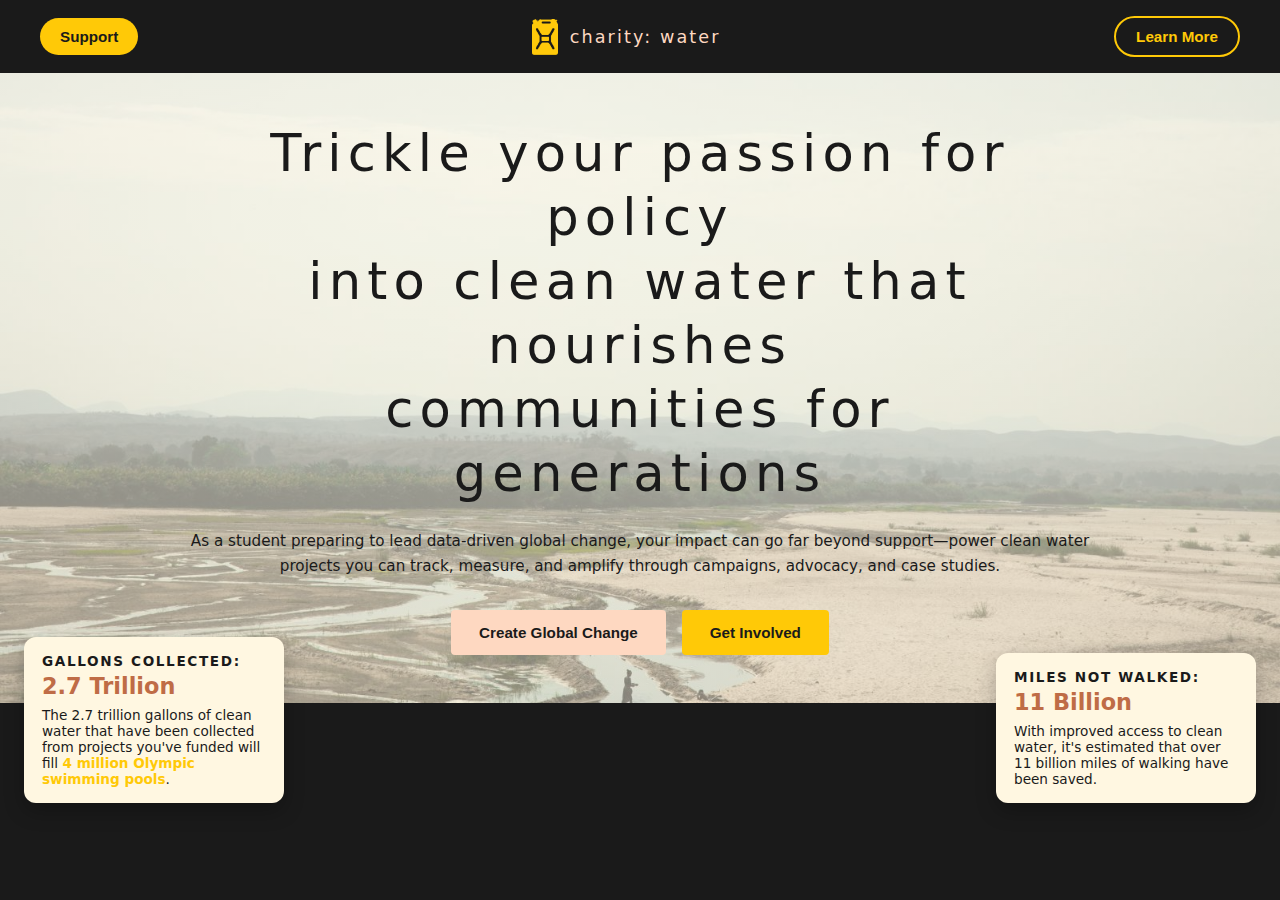
<file: index.html>
<!DOCTYPE html>
<html lang="en">
<head>
    <meta charset="UTF-8" />
    <title>charity: water – Create Global Change</title>
    <meta name="viewport" content="width=device-width, initial-scale=1" />
    <link rel="stylesheet" href="style.css" />
</head>
<body>
    <header class="site-header">
        <div class="header-inner">
            <button class="btn btn-pill btn-yellow">Support</button>

            <div class="logo-lockup">
                <img src="jerry_can_yellow.png" alt="charity: water jerry can" class="logo-icon" />
                <span class="logo-text">charity: water</span>
            </div>

            <button class="btn btn-pill btn-yellow btn-outline">Learn More</button>
        </div>
    </header>

    <main>
        <section class="hero">
            <div class="hero-media">
                <img src="Madagascar_2019_CG-4509.jpg" alt="charity: water project in Madagascar" class="hero-img" />
            </div>

            <div class="hero-overlay">
                <h1 class="hero-title">
                    Trickle your passion for policy<br />
                    into clean water that nourishes<br />
                    communities for generations
                </h1>

                <p class="hero-subtitle">
                    As a student preparing to lead data‑driven global change, your impact can go far
                    beyond support—power clean water projects you can track, measure, and amplify
                    through campaigns, advocacy, and case studies.
                </p>

                <div class="hero-cta-row">
                    <button class="btn btn-large btn-cream">Create Global Change</button>
                    <button class="btn btn-large btn-yellow">Get Involved</button>
                </div>
            </div>

            <aside class="hero-metric-card hero-metric-card-left">
                <div class="metric-card-inner">
                    <p class="metric-label">Gallons Collected:</p>
                    <p class="metric-value">2.7 Trillion</p>
                    <p class="metric-caption">
                        The 2.7 trillion gallons of clean water that have been collected from projects you've funded will fill <span class="metric-highlight-yellow">4 million Olympic swimming pools</span>.
                    </p>
                </div>
            </aside>

            <aside class="hero-metric-card">
                <div class="metric-card-inner">
                    <p class="metric-label">Miles Not Walked:</p>
                    <p class="metric-value">11 Billion</p>
                    <p class="metric-caption">
                        With improved access to clean water, it's estimated that over 11&nbsp;billion
                        miles of walking have been saved.
                    </p>
                </div>
            </aside>
        </section>
    </main>

    <script src="js/main.js"></script>
</body>
</html>
</file>
<file: style.css>
/* Color palette based on your choices */
:root {
    --cw-charcoal: #1A1A1A;
    --cw-yellow: #FFC907;
    --cw-cream: #FED8C1;
    --cw-terracotta: #BF6C46;
    --cw-light-gray: #CBCCD1;
    --cw-white: #fff7E1;
}

/* Global reset / base */
*,
*::before,
*::after {
    box-sizing: border-box;
}

body {
    margin: 0;
    font-family: system-ui, -apple-system, BlinkMacSystemFont, "Proxima Nova", sans-serif;
    background-color: var(--cw-charcoal);
    color: var(--cw-cream);
}

/* Header */
.site-header {
    background-color: var(--cw-charcoal);
    color: var(--cw-cream);
    padding: 16px 24px;
}

.header-inner {
    max-width: 1200px;
    margin: 0 auto;
    display: flex;
    align-items: center;
    justify-content: space-between;
}

/* Logo lockup – name on one line, per guidelines */
.logo-lockup {
    display: flex;
    align-items: center;
    gap: 12px;
}

.logo-icon {
    width: 26px;
    height: 36px;
}

.logo-text {
    font-size: 1.1rem;
    letter-spacing: 0.12em;
    text-transform: lowercase;
}

/* Buttons */
.btn {
    border: none;
    cursor: pointer;
    font-size: 0.95rem;
    padding: 10px 20px;
    border-radius: 4px;
    font-weight: 600;
    transition: all 0.3s ease;
}

.btn:hover {
    transform: translateY(-2px);
    box-shadow: 0 4px 12px rgba(0, 0, 0, 0.15);
}

.btn-pill {
    border-radius: 999px;
}

.btn-yellow {
    background-color: var(--cw-yellow);
    color: var(--cw-charcoal);
}

.btn-yellow:hover {
    background-color: #FFB700;
}

.btn-yellow.btn-outline {
    background-color: transparent;
    border: 2px solid var(--cw-yellow);
    color: var(--cw-yellow);
}

.btn-yellow.btn-outline:hover {
    background-color: var(--cw-yellow);
    color: var(--cw-charcoal);
}

.btn-cream {
    background-color: var(--cw-cream);
    color: var(--cw-charcoal);
}

.btn-cream:hover {
    background-color: #FFE8C3;
}

.btn-large {
    padding: 14px 28px;
}

/* Hero section */
.hero {
    position: relative;
    background-color: var(--cw-charcoal);
    color: var(--cw-charcoal);
    min-height: 60vh;
}

.hero-media {
    height: 70vh;
    overflow: hidden;
    position: relative;
}

.hero-img {
    width: 100%;
    height: 100%;
    object-fit: cover;
    object-position: center;
    display: block;
}

/* Overlay content centered over image */
.hero-overlay {
    position: absolute;
    inset: 0;
    display: flex;
    flex-direction: column;
    align-items: center;
    justify-content: center;
    text-align: center;
    padding: 0 24px;
    color: var(--cw-charcoal);
}

/* Use a translucent panel for legibility over photo */
.hero-overlay::before {
    content: "";
    position: absolute;
    inset: 0;
    background: linear-gradient(
        to bottom,
        rgba(255, 247, 225, 0.55),
        rgba(255, 247, 225, 0.5)
    );
    z-index: -1;
}

.hero-title {
    max-width: 900px;
    font-size: clamp(2.1rem, 4vw, 3.2rem);
    line-height: 1.25;
    letter-spacing: 0.12em;
    font-weight: 400;
    margin: 0 0 24px;
}

.hero-subtitle {
    max-width: 900px;
    font-size: 0.95rem;
    line-height: 1.6;
    color: var(--cw-charcoal);
    margin: 0 0 32px;
}

.hero-cta-row {
    display: flex;
    gap: 16px;
    flex-wrap: wrap;
    justify-content: center;
}

/* Metric card on right */
.hero-metric-card {
    position: absolute;
    right: 24px;
    bottom: -100px;
    width: 260px;
}

.hero-metric-card-left {
    right: auto;
    left: 24px;
}

.metric-card-inner {
    background-color: var(--cw-white);
    border-radius: 12px;
    padding: 16px 18px;
    box-shadow: 0 8px 20px rgba(0, 0, 0, 0.25);
    color: var(--cw-charcoal);
    font-size: 0.85rem;
}

.metric-label {
    text-transform: uppercase;
    letter-spacing: 0.12em;
    font-weight: 600;
    margin: 0 0 4px;
}

.metric-value {
    font-size: 1.4rem;
    font-weight: 700;
    color: var(--cw-terracotta);
    margin: 0 0 8px;
}

.metric-caption {
    margin: 0;
    color: var(--cw-charcoal);
}

.metric-highlight-yellow {
    color: var(--cw-yellow);
    font-weight: 600;
}

/* Responsive adjustments */
@media (max-width: 768px) {
    .header-inner {
        flex-wrap: wrap;
        gap: 12px;
    }

    .hero-title {
        font-size: clamp(1.7rem, 6vw, 2.4rem);
    }

    .hero-metric-card {
        position: static;
        margin: 16px auto 24px;
    }

    .hero-overlay {
        position: static;
        background-color: rgba(255, 247, 225, 1);
        color: var(--cw-charcoal);
    }

    .hero-overlay::before {
        display: none;
    }
}
</file>
